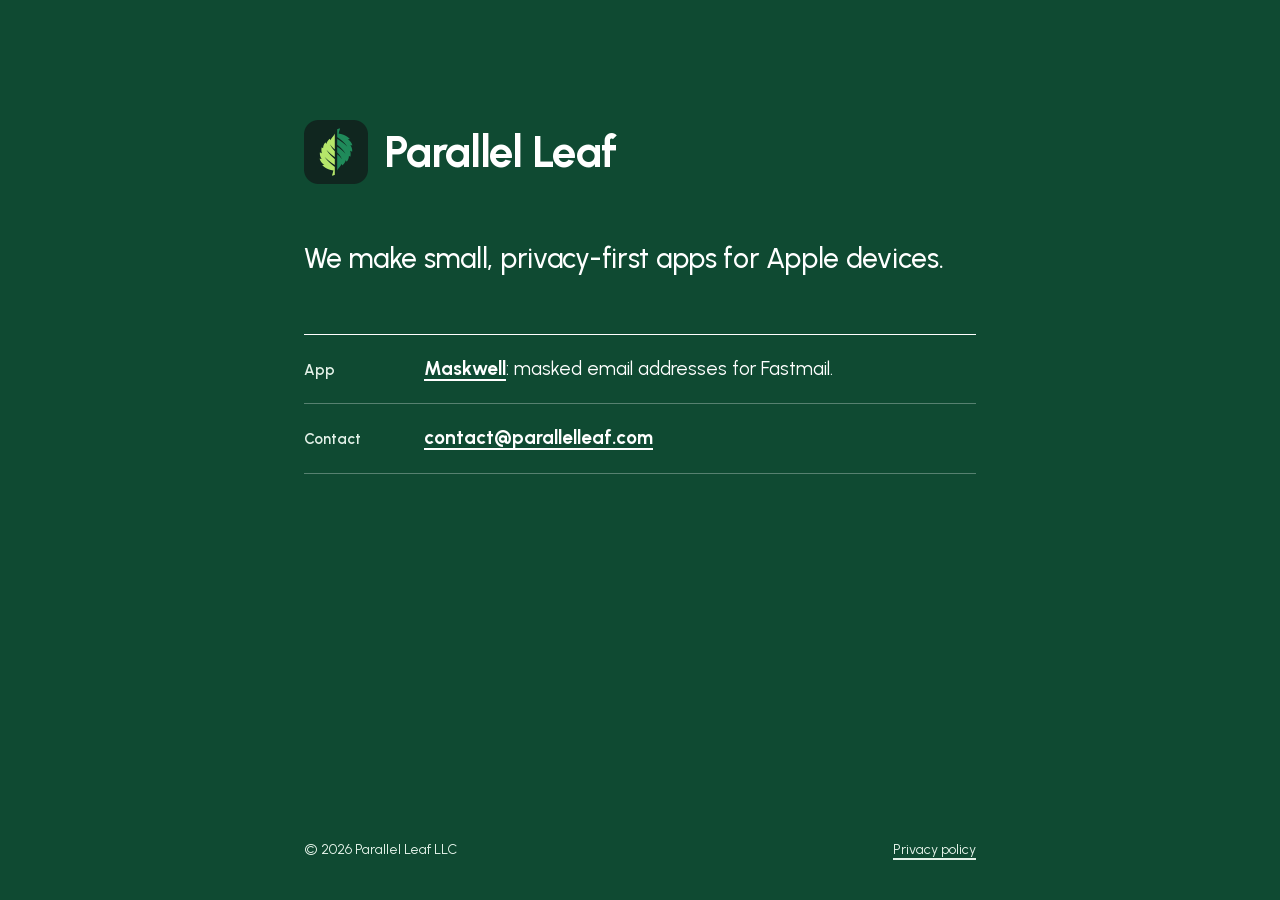
<file: index.html>
<!doctype html>
<html lang="en">
<head>
  <meta charset="utf-8">
  <meta name="viewport" content="width=device-width, initial-scale=1, viewport-fit=cover">
  <title>Parallel Leaf</title>
  <meta name="description" content="Parallel Leaf LLC makes small, privacy-first apps for Apple devices.">
  <meta name="theme-color" content="#0F4A32">
  <link rel="icon" type="image/png" href="favicon.png">
  <link rel="apple-touch-icon" href="apple-touch-icon.png">
  <link rel="preload" href="fonts/urbanist-latin.woff2" as="font" type="font/woff2" crossorigin>
  <link rel="stylesheet" href="style.css">
</head>
<body>
  <main class="wrap">
    <div class="brand">
      <img src="assets/icon.png" alt="">
      <h1 class="brand-name">Parallel Leaf</h1>
    </div>

    <p class="lead">We make small, privacy-first apps for Apple devices.</p>

    <div class="rows">
      <div class="row">
        <span class="label">App</span>
        <span class="value"><a href="https://maskwell.app">Maskwell</a>: masked email addresses for Fastmail.</span>
      </div>
      <div class="row">
        <span class="label">Contact</span>
        <span class="value"><a href="mailto:contact@parallelleaf.com">contact@parallelleaf.com</a></span>
      </div>
    </div>
  </main>

  <footer class="wrap">
    <span>© 2026 Parallel Leaf LLC</span>
    <a href="privacy.html">Privacy policy</a>
  </footer>
</body>
</html>
</file>
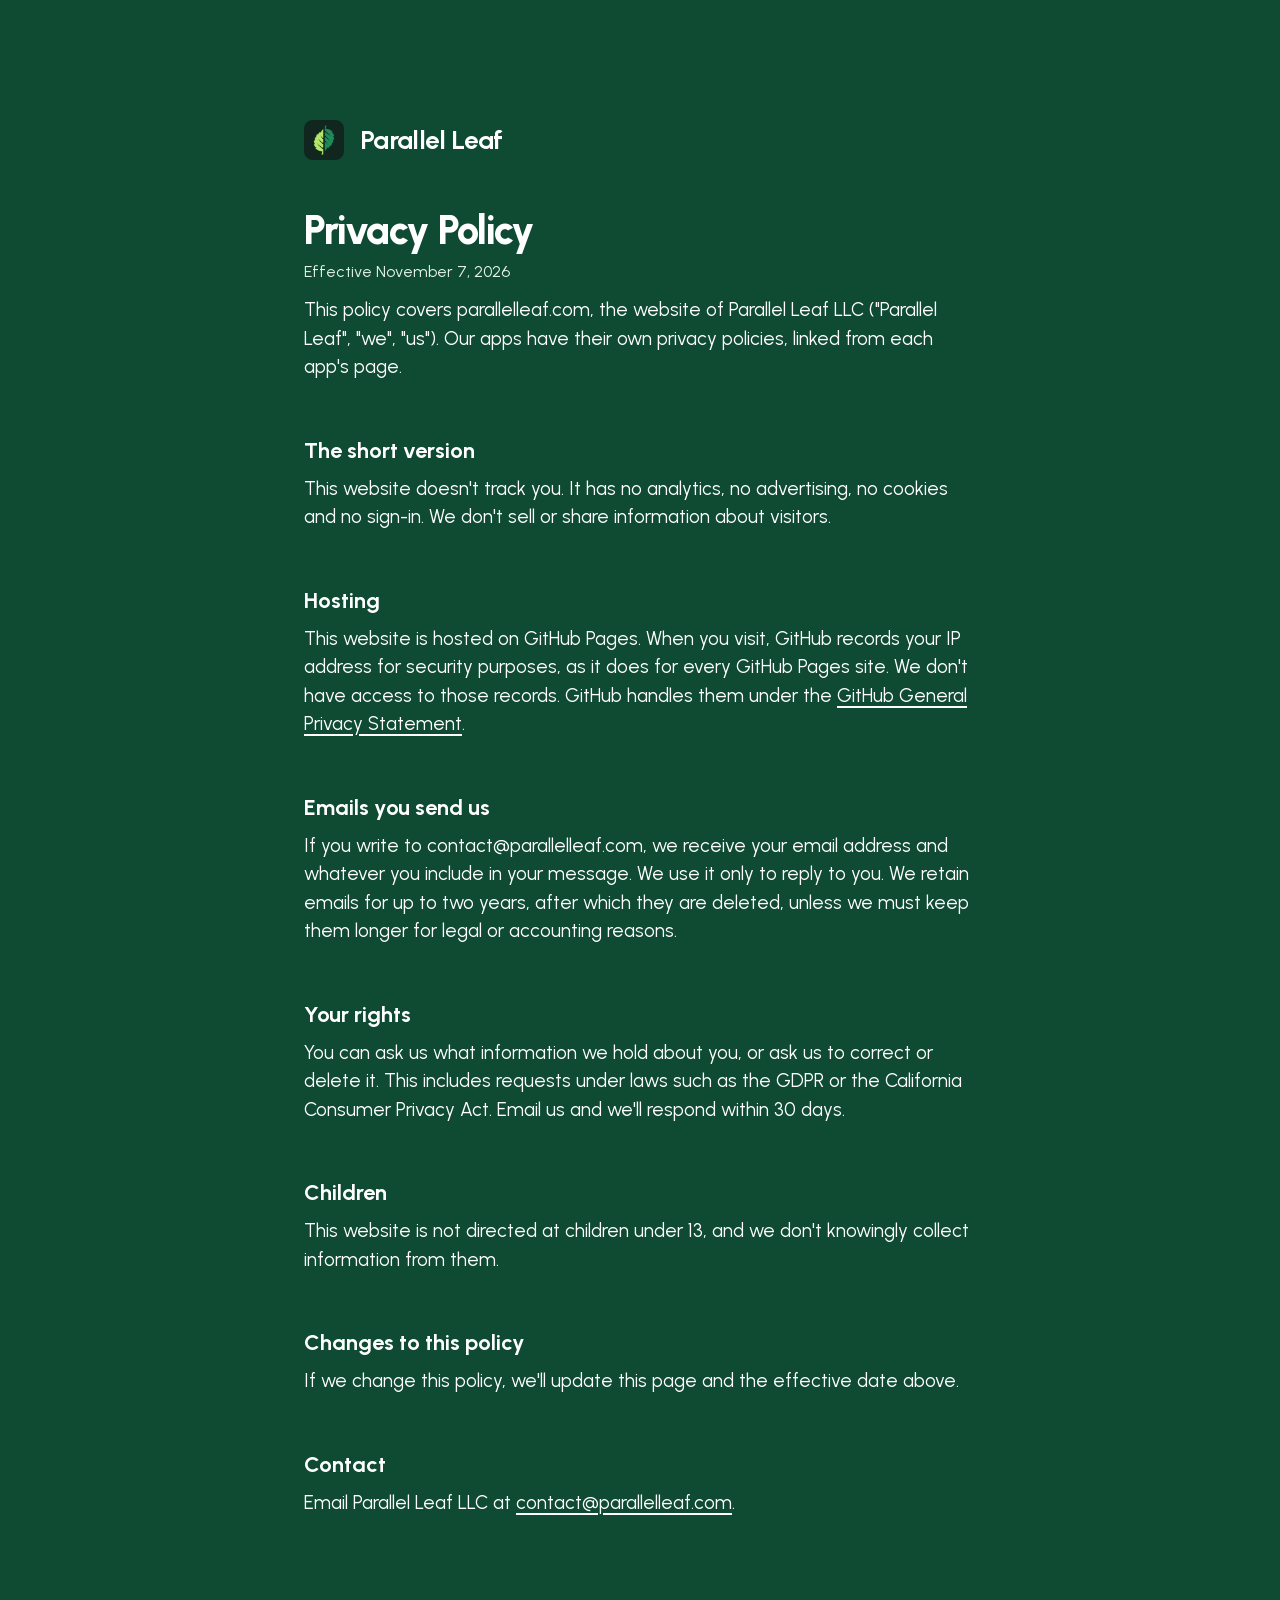
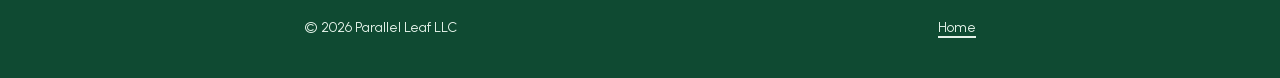
<file: privacy.html>
<!doctype html>
<html lang="en">
<head>
  <meta charset="utf-8">
  <meta name="viewport" content="width=device-width, initial-scale=1, viewport-fit=cover">
  <title>Privacy Policy · Parallel Leaf</title>
  <meta name="description" content="How parallelleaf.com handles your information.">
  <meta name="theme-color" content="#0F4A32">
  <link rel="icon" type="image/png" href="favicon.png">
  <link rel="apple-touch-icon" href="apple-touch-icon.png">
  <link rel="preload" href="fonts/urbanist-latin.woff2" as="font" type="font/woff2" crossorigin>
  <link rel="stylesheet" href="style.css">
</head>
<body>
  <main class="wrap policy">
    <a class="brand" href="./">
      <img src="assets/icon.png" alt="">
      <span>Parallel Leaf</span>
    </a>

    <h1>Privacy Policy</h1>
    <p class="effective">Effective November 7, 2026</p>

    <p>This policy covers parallelleaf.com, the website of Parallel Leaf LLC ("Parallel Leaf", "we", "us"). Our apps have their own privacy policies, linked from each app's page.</p>

    <h2>The short version</h2>
    <p>This website doesn't track you. It has no analytics, no advertising, no cookies and no sign-in. We don't sell or share information about visitors.</p>

    <h2>Hosting</h2>
    <p>This website is hosted on GitHub Pages. When you visit, GitHub records your IP address for security purposes, as it does for every GitHub Pages site. We don't have access to those records. GitHub handles them under the <a href="https://docs.github.com/en/site-policy/privacy-policies/github-general-privacy-statement">GitHub General Privacy Statement</a>.</p>

    <h2>Emails you send us</h2>
    <p>If you write to contact@parallelleaf.com, we receive your email address and whatever you include in your message. We use it only to reply to you. We retain emails for up to two years, after which they are deleted, unless we must keep them longer for legal or accounting reasons.</p>

    <h2>Your rights</h2>
    <p>You can ask us what information we hold about you, or ask us to correct or delete it. This includes requests under laws such as the GDPR or the California Consumer Privacy Act. Email us and we'll respond within 30 days.</p>

    <h2>Children</h2>
    <p>This website is not directed at children under 13, and we don't knowingly collect information from them.</p>

    <h2>Changes to this policy</h2>
    <p>If we change this policy, we'll update this page and the effective date above.</p>

    <h2>Contact</h2>
    <p>Email Parallel Leaf LLC at <a href="mailto:contact@parallelleaf.com">contact@parallelleaf.com</a>.</p>
  </main>

  <footer class="wrap">
    <span>© 2026 Parallel Leaf LLC</span>
    <a href="./">Home</a>
  </footer>
</body>
</html>
</file>
<file: style.css>
@font-face {
  font-family: "Urbanist";
  font-style: normal;
  font-weight: 400 800;
  font-display: swap;
  src: url("fonts/urbanist-latin.woff2") format("woff2");
}

:root {
  --bg: #0F4A32;
  --fg: #FFFFFF;
  --muted: #E3F1E8;
  --accent: #B8E86B;
  --rule: rgba(255, 255, 255, 0.3);
  color-scheme: dark;
}

* { box-sizing: border-box; }

html { background: var(--bg); }

body {
  margin: 0;
  min-height: 100vh;
  display: flex;
  flex-direction: column;
  background: var(--bg);
  color: var(--fg);
  font-family: "Urbanist", ui-sans-serif, system-ui, -apple-system, sans-serif;
  font-size: 19px;
  line-height: 1.5;
  -webkit-font-smoothing: antialiased;
}

a { color: var(--fg); text-decoration-thickness: 1.5px; text-underline-offset: 4px; }
a:hover { color: var(--accent); }
a:focus-visible { outline: 2px solid var(--accent); outline-offset: 3px; }

.wrap {
  width: 100%;
  max-width: 720px;
  margin: 0 auto;
  padding-left: max(24px, env(safe-area-inset-left));
  padding-right: max(24px, env(safe-area-inset-right));
}

main.wrap {
  flex-grow: 1;
  padding-top: clamp(64px, 14vh, 120px);
  padding-bottom: 64px;
  display: flex;
  flex-direction: column;
  gap: 56px;
}

.brand { display: flex; align-items: center; gap: 16px; text-decoration: none; }
.brand img { width: 64px; height: 64px; display: block; }
.brand span, h1.brand-name { margin: 0; font-size: 44px; font-weight: 700; letter-spacing: -0.025em; line-height: 1; }

.lead { margin: 0; font-size: 28px; line-height: 1.35; font-weight: 500; letter-spacing: -0.01em; text-wrap: balance; }

.rows { display: flex; flex-direction: column; border-top: 1.5px solid var(--fg); }
.row {
  display: flex; flex-wrap: wrap; align-items: baseline; gap: 8px 24px;
  padding: 20px 0; border-bottom: 1px solid var(--rule);
}
.row .label { font-size: 15px; font-weight: 600; color: var(--muted); min-width: 96px; }
.row .value { flex: 1 1 260px; }
.row a { font-weight: 700; }

footer.wrap {
  padding-top: 24px;
  padding-bottom: max(40px, env(safe-area-inset-bottom));
  display: flex; flex-wrap: wrap; justify-content: space-between; gap: 12px;
  font-size: 14px; color: var(--muted);
}
footer a { color: var(--muted); }

/* Privacy page */
main.policy { gap: 0; }
.policy .brand img { width: 40px; height: 40px; }
.policy .brand span { font-size: 26px; }
.policy h1 { margin: 48px 0 8px; font-size: 40px; font-weight: 800; letter-spacing: -0.025em; line-height: 1.1; }
.policy h2 { margin: 40px 0 8px; font-size: 22px; font-weight: 700; }
.policy p { margin: 0 0 12px; max-width: 62ch; }
.policy .effective { color: var(--muted); font-size: 16px; }
</file>
